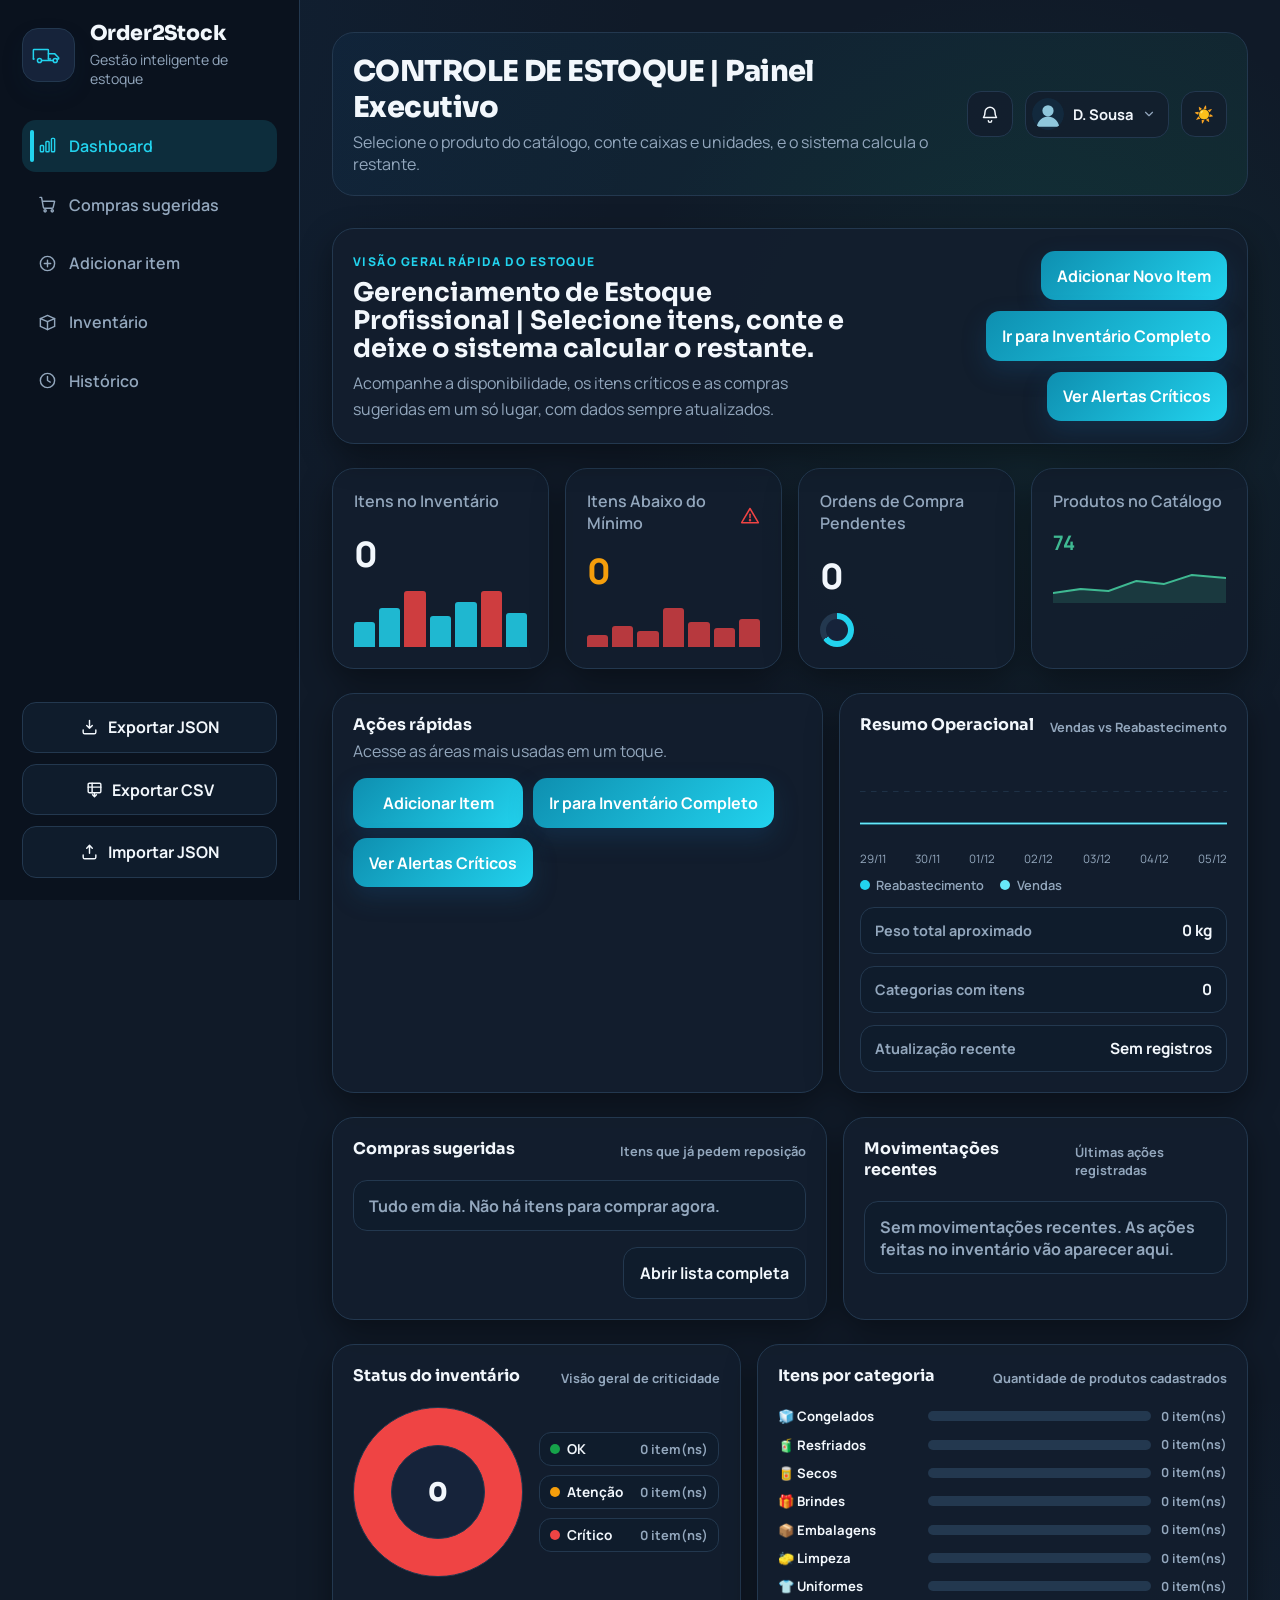
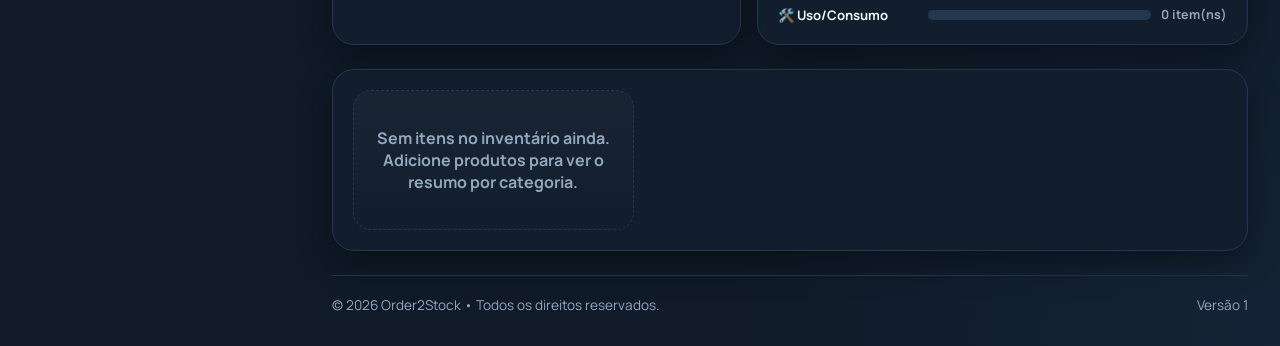
<file: index.html>
<!DOCTYPE html>
<html lang="pt-BR" data-theme="dark">
<head>
    <meta charset="UTF-8" />
    <meta name="viewport" content="width=device-width, initial-scale=1" />
    <title>Order2Stock | Gestão Inteligente de Estoque</title>
    <link rel="icon" type="image/svg+xml" href="assets/order2stock-truck-icon.svg" />
    <link rel="stylesheet" href="style.css?v=20260730" />
</head>
<body>
    <div id="toast" class="toast" aria-live="polite" aria-atomic="true"></div>

    <div class="app-layout">
        <aside class="sidebar" id="sidebar" aria-label="Menu lateral">
            <div class="sidebar-top">
                <button class="sidebar-close" id="btn-close-sidebar" type="button" aria-label="Fechar menu">✕</button>

                <div class="sidebar-brand">
                    <div class="brand-icon" aria-hidden="true">
                        <svg viewBox="0 0 48 32" fill="none" stroke="currentColor" stroke-width="2.2" stroke-linecap="round" stroke-linejoin="round">
                            <path d="M2 22V9a1 1 0 0 1 1-1h20a1 1 0 0 1 1 1v13" />
                            <path d="M24 14h9l6 6v2h-3" />
                            <path d="M2 22h1" />
                            <path d="M27 22h-3" />
                            <path d="M14 24h17" />
                            <circle cx="11" cy="24" r="3" />
                            <circle cx="34" cy="24" r="3" />
                        </svg>
                    </div>
                    <div>
                        <h2 class="brand-name">Order2Stock</h2>
                        <p>Gestão inteligente de estoque</p>
                    </div>
                </div>

                <nav class="sidebar-nav" aria-label="Navegação principal">
                    <button class="nav-item active" type="button" data-target="sec-dashboard">
                        <svg class="nav-icon" viewBox="0 0 24 24" fill="none" stroke="currentColor" stroke-width="1.8" stroke-linecap="round" stroke-linejoin="round" aria-hidden="true"><rect x="3" y="12" width="4" height="8" rx="1" /><rect x="10" y="7" width="4" height="13" rx="1" /><rect x="17" y="3" width="4" height="17" rx="1" /></svg>
                        <span>Dashboard</span>
                    </button>
                    <button class="nav-item" type="button" data-target="sec-compras">
                        <svg class="nav-icon" viewBox="0 0 24 24" fill="none" stroke="currentColor" stroke-width="1.8" stroke-linecap="round" stroke-linejoin="round" aria-hidden="true"><circle cx="9" cy="20" r="1.4" /><circle cx="18" cy="20" r="1.4" /><path d="M2.5 3h2l2.2 12.2a2 2 0 0 0 2 1.6h8.6a2 2 0 0 0 2-1.6L21 8H6" /></svg>
                        <span>Compras sugeridas</span>
                    </button>
                    <button class="nav-item" type="button" data-target="sec-cadastro">
                        <svg class="nav-icon" viewBox="0 0 24 24" fill="none" stroke="currentColor" stroke-width="1.8" stroke-linecap="round" stroke-linejoin="round" aria-hidden="true"><circle cx="12" cy="12" r="9" /><path d="M12 8v8M8 12h8" /></svg>
                        <span>Adicionar item</span>
                    </button>
                    <button class="nav-item" type="button" data-target="sec-estoque">
                        <svg class="nav-icon" viewBox="0 0 24 24" fill="none" stroke="currentColor" stroke-width="1.8" stroke-linecap="round" stroke-linejoin="round" aria-hidden="true"><path d="M3 7l9-4 9 4-9 4-9-4Z" /><path d="M3 7v10l9 4 9-4V7" /><path d="M12 11v10" /></svg>
                        <span>Inventário</span>
                    </button>
                    <button class="nav-item" type="button" data-target="sec-historico">
                        <svg class="nav-icon" viewBox="0 0 24 24" fill="none" stroke="currentColor" stroke-width="1.8" stroke-linecap="round" stroke-linejoin="round" aria-hidden="true"><circle cx="12" cy="12" r="9" /><path d="M12 7v5l3.5 2" /></svg>
                        <span>Histórico</span>
                    </button>
                </nav>
            </div>

            <div class="sidebar-footer">
                <button class="btn-export" id="btn-export" type="button">
                    <svg class="nav-icon" viewBox="0 0 24 24" fill="none" stroke="currentColor" stroke-width="1.8" stroke-linecap="round" stroke-linejoin="round" aria-hidden="true"><path d="M12 3v10m0 0 3.5-3.5M12 13 8.5 9.5" /><path d="M4 15v3a2 2 0 0 0 2 2h12a2 2 0 0 0 2-2v-3" /></svg>
                    <span>Exportar JSON</span>
                </button>
                <button class="btn-export" id="btn-export-csv" type="button">
                    <svg class="nav-icon" viewBox="0 0 24 24" fill="none" stroke="currentColor" stroke-width="1.8" stroke-linecap="round" stroke-linejoin="round" aria-hidden="true"><rect x="4" y="4" width="16" height="12" rx="1.5" /><path d="M4 9h16M9 4v12" /><path d="M12 16v5m0 0 2.5-2.5M12 21l-2.5-2.5" /></svg>
                    <span>Exportar CSV</span>
                </button>
                <button class="btn-import" id="btn-import" type="button">
                    <svg class="nav-icon" viewBox="0 0 24 24" fill="none" stroke="currentColor" stroke-width="1.8" stroke-linecap="round" stroke-linejoin="round" aria-hidden="true"><path d="M12 13V3m0 0L8.5 6.5M12 3l3.5 3.5" /><path d="M4 15v3a2 2 0 0 0 2 2h12a2 2 0 0 0 2-2v-3" /></svg>
                    <span>Importar JSON</span>
                </button>
                <input id="import-file" type="file" accept=".json,application/json" hidden />
            </div>
        </aside>

        <main class="main-content">
            <header class="top-header animate-on-load">
                <div>
                    <h1>CONTROLE DE ESTOQUE | Painel Executivo</h1>
                    <p>Selecione o produto do catálogo, conte caixas e unidades, e o sistema calcula o restante.</p>
                </div>

                <div class="header-actions">
                    <button class="icon-btn" id="btn-notifications" type="button" aria-label="Notificações">
                        <svg viewBox="0 0 24 24" fill="none" stroke="currentColor" stroke-width="1.8" stroke-linecap="round" stroke-linejoin="round" aria-hidden="true"><path d="M6 10a6 6 0 1 1 12 0c0 4 1.2 5.4 1.8 6.2H4.2C4.8 15.4 6 14 6 10Z" /><path d="M10 20a2 2 0 0 0 4 0" /></svg>
                        <span class="notification-dot" id="notification-dot" hidden></span>
                    </button>

                    <button class="user-profile" id="btn-user-profile" type="button">
                        <span class="user-avatar" aria-hidden="true">
                            <svg viewBox="0 0 40 40"><circle cx="20" cy="20" r="20" fill="#12293d" /><circle cx="20" cy="16" r="7" fill="#8fc7dc" /><path d="M6 36c1-8 8-13 14-13s13 5 14 13" fill="#8fc7dc" /></svg>
                        </span>
                        <span class="user-name">D. Sousa</span>
                        <svg class="user-chevron" viewBox="0 0 24 24" fill="none" stroke="currentColor" stroke-width="2" stroke-linecap="round" stroke-linejoin="round" aria-hidden="true"><path d="m6 9 6 6 6-6" /></svg>
                    </button>

                    <button class="hamburger" id="btn-open-sidebar" type="button" aria-label="Abrir menu">☰</button>
                    <button class="theme-toggle-btn" id="btn-theme-toggle" type="button" aria-label="Alternar tema">
                        <span class="icon" aria-hidden="true">🌙</span>
                    </button>
                </div>
            </header>

            <section id="sec-dashboard" class="app-section active animate-on-load" tabindex="-1">
                <div class="card dashboard-intro-card">
                    <div class="dashboard-intro-copy">
                        <span class="brand-kicker">VISÃO GERAL RÁPIDA DO ESTOQUE</span>
                        <h1>Gerenciamento de Estoque Profissional | Selecione itens, conte e deixe o sistema calcular o restante.</h1>
                        <p>
                            Acompanhe a disponibilidade, os itens críticos e as compras sugeridas em um só lugar, com dados sempre atualizados.
                        </p>
                    </div>

                    <div class="dashboard-intro-actions">
                        <button class="btn-primary" id="btn-intro-add" type="button">Adicionar Novo Item</button>
                        <button class="btn-primary" id="btn-intro-inventory" type="button">Ir para Inventário Completo</button>
                        <button class="btn-primary" id="btn-intro-purchases" type="button">Ver Alertas Críticos</button>
                    </div>
                </div>

                <div class="stats-grid">
                    <article class="stat-card kpi-card">
                        <span class="stat-label">Itens no Inventário</span>
                        <strong class="stat-value" id="stat-total">0</strong>
                        <div class="kpi-spark spark-bar" aria-hidden="true">
                            <span></span><span></span><span class="spark-alert"></span><span></span><span></span><span class="spark-alert"></span><span></span>
                        </div>
                    </article>

                    <article class="stat-card kpi-card">
                        <div class="kpi-card-head">
                            <span class="stat-label">Itens Abaixo do Mínimo</span>
                            <svg class="kpi-alert-icon" viewBox="0 0 24 24" fill="none" stroke="currentColor" stroke-width="1.8" stroke-linecap="round" stroke-linejoin="round" aria-hidden="true"><path d="M12 3 2 20h20L12 3Z" /><path d="M12 10v4" /><circle cx="12" cy="17" r="0.6" fill="currentColor" /></svg>
                        </div>
                        <strong class="stat-value text-alert" id="stat-baixo">0</strong>
                        <div class="kpi-spark spark-bar spark-danger" aria-hidden="true">
                            <span></span><span></span><span></span><span></span><span></span><span></span><span></span>
                        </div>
                    </article>

                    <article class="stat-card kpi-card">
                        <span class="stat-label">Ordens de Compra Pendentes</span>
                        <strong class="stat-value stat-buy" id="stat-compras">0</strong>
                        <div class="kpi-spark spark-donut" aria-hidden="true"></div>
                    </article>

                    <article class="stat-card kpi-card">
                        <span class="stat-label">Produtos no Catálogo</span>
                        <strong class="stat-value-time" id="stat-catalogo">0</strong>
                        <div class="kpi-spark spark-area" aria-hidden="true">
                            <svg viewBox="0 0 100 34" preserveAspectRatio="none"><path d="M0 24 L16 20 L32 22 L48 12 L64 15 L80 6 L100 9 L100 34 L0 34 Z" class="spark-area-fill" /><path d="M0 24 L16 20 L32 22 L48 12 L64 15 L80 6 L100 9" class="spark-area-line" /></svg>
                        </div>
                    </article>
                </div>

                <div class="ops-grid">
                    <article class="card quick-actions-card">
                        <h3>Ações rápidas</h3>
                        <p>Acesse as áreas mais usadas em um toque.</p>
                        <div class="quick-actions-buttons">
                            <button class="btn-primary" id="btn-quick-add" type="button">Adicionar Item</button>
                            <button class="btn-primary" id="btn-quick-inventory" type="button">Ir para Inventário Completo</button>
                            <button class="btn-primary" id="btn-quick-critical" type="button">Ver Alertas Críticos</button>
                        </div>
                    </article>

                    <article class="card operational-card" aria-live="polite">
                        <div class="chart-header">
                            <h3>Resumo Operacional</h3>
                            <span class="chart-subtitle">Vendas vs Reabastecimento</span>
                        </div>
                        <div class="operational-chart-wrap" id="operational-chart-wrap"></div>
                        <div class="operational-list">
                            <div class="operational-item">
                                <span>Peso total aproximado</span>
                                <strong id="stat-peso-total">0 kg</strong>
                            </div>
                            <div class="operational-item">
                                <span>Categorias com itens</span>
                                <strong id="stat-categorias-ativas">0</strong>
                            </div>
                            <div class="operational-item">
                                <span>Atualização recente</span>
                                <strong id="stat-ultima-atualizacao">Sem registros</strong>
                            </div>
                        </div>
                    </article>
                </div>

                    <div class="dashboard-highlights-grid">
                        <article class="card purchases-preview-card" aria-live="polite">
                            <div class="chart-header">
                                <h3>Compras sugeridas</h3>
                                <span class="chart-subtitle">Itens que já pedem reposição</span>
                            </div>
                            <div id="dashboard-purchases-preview" class="suggested-list compact-list"></div>
                            <div class="card-inline-actions">
                                <button class="btn-secondary" id="btn-open-purchases-section" type="button">Abrir lista completa</button>
                            </div>
                        </article>

                        <article class="card activity-card" aria-live="polite">
                            <div class="chart-header">
                                <h3>Movimentações recentes</h3>
                                <span class="chart-subtitle">Últimas ações registradas</span>
                            </div>
                            <div id="recent-activity" class="recent-activity-list"></div>
                        </article>
                    </div>

                <div class="dashboard-charts-grid">
                    <article class="card chart-card" aria-live="polite">
                        <div class="chart-header">
                            <h3>Status do inventário</h3>
                            <span class="chart-subtitle">Visão geral de criticidade</span>
                        </div>
                        <div class="status-chart-wrap">
                            <div class="status-donut" id="status-donut" role="img" aria-label="Distribuição de status do inventário"></div>
                            <div class="status-legend" id="status-legend"></div>
                        </div>
                    </article>

                    <article class="card chart-card" aria-live="polite">
                        <div class="chart-header">
                            <h3>Itens por categoria</h3>
                            <span class="chart-subtitle">Quantidade de produtos cadastrados</span>
                        </div>
                        <div class="category-bars" id="category-bars"></div>
                    </article>
                </div>

                <div class="card category-summary" id="category-summary" aria-label="Resumo por categoria"></div>
            </section>

                <section id="sec-compras" class="app-section card animate-on-load" tabindex="-1">
                    <div class="form-header">
                        <div>
                            <h2>Compras sugeridas</h2>
                            <p>Lista automática dos itens abaixo do mínimo com a quantidade necessária para repor.</p>
                        </div>

                        <div class="section-actions-inline">
                            <button class="btn-secondary btn-back-home" type="button" data-go-dashboard="true">Voltar ao dashboard</button>
                            <button class="btn-secondary" id="btn-ir-inventario" type="button">Ver inventário</button>
                            <button class="btn-primary" id="btn-exportar-csv-lista" type="button">Exportar CSV</button>
                        </div>
                    </div>

                    <div class="purchase-summary-grid">
                        <article class="stat-card purchase-summary-card">
                            <span class="stat-label">Produtos para repor</span>
                            <strong class="stat-value" id="stat-repor">0</strong>
                        </article>

                        <article class="stat-card purchase-summary-card">
                            <span class="stat-label">Quantidade total a comprar</span>
                            <strong class="stat-value stat-buy" id="stat-quantidade-repor">0</strong>
                        </article>

                        <article class="stat-card purchase-summary-card">
                            <span class="stat-label">Categorias afetadas</span>
                            <strong class="stat-value-time" id="stat-categorias-repor">0</strong>
                        </article>
                    </div>

                    <div class="table-container">
                        <table>
                            <thead>
                                <tr>
                                    <th scope="col">Produto</th>
                                    <th scope="col">Categoria</th>
                                    <th scope="col">Atual</th>
                                    <th scope="col">Mínimo</th>
                                    <th scope="col">Comprar</th>
                                    <th scope="col">Status</th>
                                    <th scope="col" class="text-right">Ações</th>
                                </tr>
                            </thead>
                            <tbody id="lista-compras"></tbody>
                        </table>
                    </div>
                </section>

            <section id="sec-cadastro" class="app-section card animate-on-load" tabindex="-1">
                <div class="form-header">
                    <div>
                        <h2>Adicionar produto ao inventário</h2>
                        <p>O produto vem do catálogo. A contagem é feita depois no botão de relógio.</p>
                    </div>

                    <div class="section-actions-inline">
                        <button class="btn-secondary btn-back-home" type="button" data-go-dashboard="true">Voltar ao dashboard</button>
                        <button id="btn-toggle-form" class="btn-secondary" type="button" aria-expanded="false" aria-controls="form-body">
                            <span class="form-toggle-icon" aria-hidden="true">▶</span>
                            <span class="form-toggle-label">Mostrar formulário</span>
                        </button>
                    </div>
                </div>

                <div id="form-body" class="form-body collapsed">
                    <form id="form-estoque">
                        <div class="form-grid form-grid-catalogo">
                            <div class="form-group">
                                <label for="produto-base">Produto do catálogo</label>
                                <select id="produto-base" required></select>
                            </div>

                            <div class="form-group">
                                <label for="min">Estoque mínimo</label>
                                <input id="min" name="min" type="number" min="0" step="0.01" required />
                            </div>
                        </div>

                        <div id="produto-preview" class="product-preview" aria-live="polite">
                            <strong>Catálogo base:</strong> selecione um produto para ver quantidade por caixa, unidade, total por caixa e peso.
                        </div>

                        <div class="form-actions">
                            <button class="btn-primary" type="submit">Adicionar ao inventário</button>
                        </div>
                    </form>
                </div>
            </section>

            <section id="sec-estoque" class="app-section animate-on-load" tabindex="-1">
                <div class="card search-filter-container">
                    <div class="section-actions-inline inventory-actions-inline">
                        <button class="btn-secondary btn-back-home" type="button" data-go-dashboard="true">Voltar ao dashboard</button>
                    </div>

                    <div class="search-box">
                        <label class="sr-only" for="input-busca">Buscar produto</label>
                        <input id="input-busca" type="search" placeholder="Buscar por nome..." />
                    </div>

                    <div class="filter-row">
                        <div class="status-filter">
                            <label for="filtro-status">Status</label>
                            <select id="filtro-status">
                                <option value="todos">Todos os status</option>
                                <option value="ok">Somente OK</option>
                                <option value="atencao">Somente Atenção</option>
                                <option value="critico">Somente Crítico</option>
                            </select>
                        </div>

                        <button class="btn-secondary" id="btn-limpar-filtros" type="button">Limpar filtros</button>
                    </div>

                    <div class="category-tabs" id="category-tabs" aria-label="Filtro por categoria">
                        <button class="tab-btn active" type="button" data-category="todos">Todos</button>
                        <button class="tab-btn" type="button" data-category="congelados">🧊 Congelados</button>
                        <button class="tab-btn" type="button" data-category="resfriados">🧃 Resfriados</button>
                        <button class="tab-btn" type="button" data-category="secos">🥫 Secos</button>
                        <button class="tab-btn" type="button" data-category="brindes">🎁 Brindes</button>
                        <button class="tab-btn" type="button" data-category="embalagens">📦 Embalagens</button>
                        <button class="tab-btn" type="button" data-category="limpeza">🧽 Limpeza</button>
                        <button class="tab-btn" type="button" data-category="uniformes">👕 Uniformes</button>
                        <button class="tab-btn" type="button" data-category="consumo">🛠️ Uso/Consumo</button>
                    </div>
                </div>

                <div class="card table-container">
                    <div class="table-controls">
                        <span class="table-count" id="table-count">Mostrando 0 produtos</span>
                    </div>

                    <table>
                        <thead>
                            <tr>
                                <th class="sortable" data-sort="nome" scope="col">Produto</th>
                                <th scope="col">Embalagem</th>
                                <th scope="col">Contagem</th>
                                <th class="sortable" data-sort="estoque" scope="col">Total calculado</th>
                                <th scope="col">Peso aprox.</th>
                                <th class="sortable" data-sort="status" scope="col">Status</th>
                                <th scope="col" class="text-right">Ações</th>
                            </tr>
                        </thead>
                        <tbody id="lista-estoque"></tbody>
                    </table>
                </div>
            </section>

            <section id="sec-historico" class="app-section card animate-on-load" tabindex="-1">
                <div class="form-header">
                    <div>
                        <h2>Histórico</h2>
                        <p>Rastreio das alterações realizadas.</p>
                    </div>

                    <div class="section-actions-inline">
                        <button class="btn-secondary btn-back-home" type="button" data-go-dashboard="true">Voltar ao dashboard</button>
                        <button class="btn-secondary" id="btn-limpar-historico" type="button">Limpar histórico</button>
                    </div>
                </div>

                <div class="table-container">
                    <table>
                        <thead>
                            <tr>
                                <th scope="col">Data</th>
                                <th scope="col">Descrição</th>
                            </tr>
                        </thead>
                        <tbody id="lista-historico"></tbody>
                    </table>
                </div>
            </section>

            <footer class="app-footer">
                <span>&copy; <span id="footer-ano">2026</span> Order2Stock &bull; Todos os direitos reservados.</span>
                <span class="app-footer-version">Versão 1</span>
            </footer>
        </main>
    </div>

    <div class="modal-overlay" id="modal-contagem" aria-hidden="true">
        <div class="card modal-content" role="dialog" aria-modal="true" aria-labelledby="modal-titulo">
            <div class="modal-header">
                <h2 id="modal-titulo">Contagem</h2>
                <button class="btn-close" type="button" id="btn-fechar-modal" aria-label="Fechar contagem">✕</button>
            </div>

            <div class="modal-body">
                <p id="modal-pacote-info" class="modal-info"></p>

                <div class="form-grid modal-grid">
                    <div class="form-group">
                        <label for="qtd-pacotes">Caixas fechadas</label>
                        <input id="qtd-pacotes" type="number" min="0" step="1" />
                    </div>

                    <div class="form-group">
                        <label for="qtd-soltas">Unidades avulsas</label>
                        <input id="qtd-soltas" type="number" min="0" step="1" />
                    </div>
                </div>

                <p id="modal-unidade-texto" class="modal-subinfo"></p>
                <p id="equivalencia-info" class="modal-subinfo"></p>
                <div id="modal-decomposicao" class="modal-subinfo"></div>

                <div class="modal-total-box">
                    <span>Total calculado</span>
                    <strong><span id="modal-total-calc">0</span> <span id="modal-un-final">UN</span></strong>
                </div>

                <div class="modal-actions">
                    <button class="btn-secondary" id="btn-cancelar-contagem" type="button">Cancelar</button>
                    <button class="btn-primary" id="btn-salvar-contagem" type="button">Salvar contagem</button>
                </div>
            </div>
        </div>
    </div>

    <div class="modal-overlay" id="modal-edicao" aria-hidden="true">
        <div class="card modal-content" role="dialog" aria-modal="true" aria-labelledby="modal-edicao-titulo">
            <div class="modal-header">
                <h2 id="modal-edicao-titulo">Editar item</h2>
                <button class="btn-close" type="button" id="btn-fechar-edicao" aria-label="Fechar edição">✕</button>
            </div>

            <form id="form-edicao" class="modal-body">
                <div class="form-grid modal-grid">
                    <div class="form-group">
                        <label for="edit-nome">Produto</label>
                        <input id="edit-nome" type="text" readonly />
                    </div>

                    <div class="form-group">
                        <label for="edit-embalagem">Embalagem</label>
                        <input id="edit-embalagem" type="text" readonly />
                    </div>

                    <div class="form-group">
                        <label for="edit-peso-caixa">Peso por caixa</label>
                        <input id="edit-peso-caixa" type="text" readonly />
                    </div>

                    <div class="form-group">
                        <label for="edit-min">Estoque mínimo</label>
                        <input id="edit-min" type="number" min="0" step="0.01" required />
                    </div>
                </div>

                <div class="modal-actions">
                    <button class="btn-secondary" type="button" id="btn-cancelar-edicao">Cancelar</button>
                    <button class="btn-primary" type="submit">Salvar alterações</button>
                </div>
            </form>
        </div>
    </div>

    <script src="script.js?v=20260730"></script>
</body>
</html>
</file>
<file: style.css>
@import url('https://fonts.googleapis.com/css2?family=Manrope:wght@500;600;700;800&family=Sora:wght@600;700;800&display=swap');

* {
    box-sizing: border-box;
    margin: 0;
    padding: 0;
}

:root {
    --bg: #f4f8fc;
    --sidebar-bg: var(--panel);
    --panel: rgba(255, 255, 255, 0.88);
    --panel-solid: #ffffff;
    --text: #1f2937;
    --text-title: #0b2a4a;
    --text-muted: #5b6b82;
    --border-color: #dbe4f0;
    --input-bg: #f6f9fc;
    --table-hover: #f2f7fc;
    --primary: #14528a;
    --primary-2: #2f8fd1;
    --primary-gradient: linear-gradient(135deg, #14528a, #2f8fd1);
    --brand-two: #2f8fd1;
    --accent: #1f9070;
    --accent-2: #5fd2ac;
    --accent-gradient: linear-gradient(135deg, #1f9070, #5fd2ac);
    --danger: #ef4444;
    --warning: #f59e0b;
    --success: #1f9070;
    --radius: 22px;
    --radius-sm: 14px;
    --card-shadow: 0 10px 30px rgba(11, 42, 74, 0.08);
    --card-shadow-hover: 0 14px 36px rgba(11, 42, 74, 0.13);
    --sidebar-width: 300px;
    --surface-accent: linear-gradient(120deg, rgba(20, 82, 138, 0.12), rgba(31, 144, 112, 0.12));
    --nav-active-bg: rgba(20, 82, 138, 0.08);
}

[data-theme="dark"] {
    --bg: #101a28;
    --sidebar-bg: #0a121e;
    --panel: rgba(19, 30, 46, 0.9);
    --panel-solid: #16233a;
    --text: #d7e2ee;
    --text-title: #f2f7fc;
    --text-muted: #93a7bd;
    --border-color: #23384f;
    --input-bg: #0f1c2c;
    --table-hover: #10233a;
    --primary: #22d3ee;
    --primary-2: #67e8f9;
    --primary-gradient: linear-gradient(135deg, #0e8fb0, #22d3ee);
    --brand-two: #67e8f9;
    --nav-active-bg: rgba(34, 211, 238, 0.14);
    --accent: #3fb992;
    --accent-2: #7fe0bc;
    --accent-gradient: linear-gradient(135deg, #1f9070, #3fb992);
    --success: #3fb992;
    --card-shadow: 0 12px 32px rgba(0, 0, 0, 0.4);
    --card-shadow-hover: 0 18px 40px rgba(0, 0, 0, 0.5);
}

html {
    scroll-behavior: smooth;
}

body {
    font-family: "Manrope", "Segoe UI", sans-serif;
    background:
        radial-gradient(circle at top left, rgba(20, 82, 138, 0.14), transparent 28%),
        radial-gradient(circle at 80% 20%, rgba(31, 144, 112, 0.1), transparent 22%),
        radial-gradient(circle at bottom right, rgba(63, 149, 214, 0.08), transparent 24%),
        var(--bg);
    color: var(--text);
    min-height: 100vh;
    overflow-x: hidden;
}

button,
input,
select {
    font: inherit;
}

button {
    border: none;
}

.app-layout {
    display: flex;
    min-height: 100vh;
}

/* SIDEBAR */
.sidebar {
    width: var(--sidebar-width);
    flex-shrink: 0;
    background: var(--sidebar-bg);
    backdrop-filter: blur(16px);
    border-right: 1px solid var(--border-color);
    padding: 1.4rem;
    display: flex;
    flex-direction: column;
    gap: 1.5rem;
    position: sticky;
    top: 0;
    height: 100vh;
}

.sidebar-top {
    display: flex;
    flex-direction: column;
    height: 100%;
}

.sidebar-close {
    display: none;
    align-self: flex-end;
    background: none;
    color: var(--text-muted);
    font-size: 1.3rem;
    padding: 0.3rem;
    cursor: pointer;
}

.sidebar-brand {
    display: flex;
    align-items: center;
    gap: 0.9rem;
    margin-bottom: 2rem;
}

.brand-icon {
    width: 54px;
    height: 54px;
    border-radius: 16px;
    display: grid;
    place-items: center;
    background: var(--panel-solid);
    border: 1px solid var(--border-color);
    box-shadow: 0 10px 22px rgba(11, 42, 74, 0.14);
    padding: 9px;
    color: var(--primary);
}

.brand-icon svg,
.brand-icon img {
    width: 100%;
    height: 100%;
    object-fit: contain;
}

.sidebar-brand h2.brand-name {
    color: var(--text-title);
    font-family: "Sora", "Manrope", sans-serif;
    font-size: 1.28rem;
    font-weight: 800;
    line-height: 1.1;
    letter-spacing: -0.01em;
}

.brand-name .brand-2 {
    color: var(--brand-two);
}

.sidebar-brand p {
    color: var(--text-muted);
    font-size: 0.88rem;
    margin-top: 0.3rem;
}

.sidebar-nav {
    display: flex;
    flex-direction: column;
    gap: 0.4rem;
    flex: 1;
}

.nav-item {
    position: relative;
    width: 100%;
    display: flex;
    align-items: center;
    gap: 0.75rem;
    text-align: left;
    background: transparent;
    color: var(--text-muted);
    border-radius: 14px;
    padding: 0.95rem 1rem;
    cursor: pointer;
    transition: 0.22s ease;
    font-weight: 600;
}

.nav-icon {
    width: 19px;
    height: 19px;
    flex-shrink: 0;
}

.nav-item:hover,
.nav-item.active {
    color: var(--text-title);
    background: var(--input-bg);
}

.nav-item.active {
    color: var(--primary);
    background: var(--nav-active-bg);
}

.nav-item.active::before {
    content: "";
    position: absolute;
    left: 0.45rem;
    top: 20%;
    width: 4px;
    height: 60%;
    border-radius: 999px;
    background: var(--primary);
}

.sidebar-footer {
    display: flex;
    flex-direction: column;
    gap: 0.7rem;
}

.btn-export,
.btn-import,
.btn-primary,
.btn-secondary {
    min-height: 46px;
    border-radius: 14px;
    padding: 0.85rem 1rem;
    cursor: pointer;
    transition: 0.2s ease;
    font-weight: 700;
    display: inline-flex;
    align-items: center;
    justify-content: center;
    gap: 0.55rem;
}

.btn-export,
.btn-import,
.btn-secondary {
    color: var(--text-title);
    background: var(--input-bg);
    border: 1px solid var(--border-color);
}

.btn-export:hover,
.btn-import:hover,
.btn-secondary:hover {
    transform: translateY(-1px);
    background: var(--panel-solid);
}

.btn-primary {
    color: #fff;
    background: var(--primary-gradient);
    box-shadow: 0 10px 24px rgba(20, 82, 138, 0.28);
}

.btn-primary:hover {
    transform: translateY(-2px);
    box-shadow: 0 14px 28px rgba(20, 82, 138, 0.35);
}

/* MAIN */
.main-content {
    flex: 1;
    padding: 2rem;
}

.top-header {
    display: flex;
    align-items: center;
    justify-content: space-between;
    gap: 1rem;
    margin-bottom: 2rem;
    background: var(--surface-accent);
    border: 1px solid var(--border-color);
    border-radius: var(--radius);
    padding: 1.25rem;
}

.app-section {
    display: none;
}

.app-section.active {
    display: block;
}

.top-header h1 {
    font-family: "Sora", "Manrope", sans-serif;
    color: var(--text-title);
    font-size: clamp(1.8rem, 2vw, 2.3rem);
    font-weight: 800;
    letter-spacing: -0.02em;
}

.brand-kicker {
    display: inline-block;
    font-size: 0.75rem;
    font-weight: 800;
    letter-spacing: 0.12em;
    color: var(--primary);
    margin-bottom: 0.45rem;
}

.top-header p {
    color: var(--text-muted);
    margin-top: 0.4rem;
}

.header-actions {
    display: flex;
    gap: 0.75rem;
    align-items: center;
}

.hamburger,
.theme-toggle-btn,
.btn-close {
    width: 46px;
    height: 46px;
    border-radius: 14px;
    background: var(--panel);
    border: 1px solid var(--border-color);
    color: var(--text-title);
    cursor: pointer;
    transition: 0.2s ease;
}

.hamburger {
    display: none;
}

.hamburger:hover,
.theme-toggle-btn:hover,
.btn-close:hover {
    background: var(--input-bg);
    transform: translateY(-1px);
}

.icon-btn {
    position: relative;
    width: 46px;
    height: 46px;
    border-radius: 14px;
    background: var(--panel);
    border: 1px solid var(--border-color);
    color: var(--text-title);
    cursor: pointer;
    transition: 0.2s ease;
    display: grid;
    place-items: center;
}

.icon-btn svg {
    width: 20px;
    height: 20px;
}

.icon-btn:hover {
    background: var(--input-bg);
    transform: translateY(-1px);
}

.notification-dot {
    position: absolute;
    top: 8px;
    right: 8px;
    width: 8px;
    height: 8px;
    border-radius: 50%;
    background: var(--danger);
    border: 2px solid var(--panel-solid);
}

.user-profile {
    display: flex;
    align-items: center;
    gap: 0.55rem;
    background: var(--panel);
    border: 1px solid var(--border-color);
    border-radius: 14px;
    padding: 0.4rem 0.75rem 0.4rem 0.4rem;
    cursor: pointer;
    transition: 0.2s ease;
    color: var(--text-title);
}

.user-profile:hover {
    background: var(--input-bg);
    transform: translateY(-1px);
}

.user-avatar {
    width: 32px;
    height: 32px;
    border-radius: 50%;
    overflow: hidden;
    display: block;
    flex-shrink: 0;
}

.user-avatar svg {
    width: 100%;
    height: 100%;
    display: block;
}

.user-name {
    font-weight: 700;
    font-size: 0.92rem;
    white-space: nowrap;
}

.user-chevron {
    width: 14px;
    height: 14px;
    color: var(--text-muted);
}

/* CARDS */
.card {
    background: var(--panel);
    backdrop-filter: blur(16px);
    border: 1px solid var(--border-color);
    border-radius: var(--radius);
    box-shadow: var(--card-shadow);
    padding: 1.25rem;
    margin-bottom: 1.5rem;
    transition: 0.24s ease;
}

.card h3 {
    font-family: "Sora", "Manrope", sans-serif;
    color: var(--text-title);
    font-size: 1rem;
    margin-bottom: 0.35rem;
}

.card p {
    color: var(--text-muted);
}

.card:hover {
    box-shadow: var(--card-shadow-hover);
}

.dashboard-intro-card {
    display: flex;
    align-items: center;
    justify-content: space-between;
    gap: 1rem;
    margin-bottom: 1.5rem;
}

.dashboard-intro-copy h1 {
    font-family: "Sora", "Manrope", sans-serif;
    color: var(--text-title);
    font-size: clamp(1.45rem, 2vw, 2rem);
    line-height: 1.1;
    margin-bottom: 0.5rem;
}

.dashboard-intro-copy p {
    color: var(--text-muted);
    line-height: 1.65;
}

.dashboard-intro-actions {
    display: flex;
    flex-wrap: wrap;
    gap: 0.7rem;
    justify-content: flex-end;
    min-width: min(360px, 100%);
}

.stats-grid {
    display: grid;
    grid-template-columns: repeat(4, minmax(0, 1fr));
    gap: 1rem;
    margin-bottom: 1.5rem;
}

.ops-grid {
    display: grid;
    grid-template-columns: 1.2fr 1fr;
    gap: 1rem;
    margin-bottom: 1.5rem;
}

.quick-actions-card,
.operational-card {
    margin-bottom: 0;
}

.quick-actions-buttons {
    margin-top: 1rem;
    display: flex;
    flex-wrap: wrap;
    gap: 0.65rem;
}

.quick-actions-buttons .btn-primary,
.quick-actions-buttons .btn-secondary {
    min-width: 170px;
}

.dashboard-highlights-grid {
    display: grid;
    grid-template-columns: 1.1fr 0.9fr;
    gap: 1rem;
    margin-bottom: 1.5rem;
}

.purchases-preview-card,
.activity-card {
    margin-bottom: 0;
}

.card-inline-actions,
.section-actions-inline {
    display: flex;
    flex-wrap: wrap;
    gap: 0.7rem;
    margin-top: 1rem;
}

.inventory-actions-inline {
    justify-content: flex-end;
    margin-top: 0;
    margin-bottom: 1rem;
}

.card-inline-actions {
    justify-content: flex-end;
}

.stat-buy {
    color: var(--success);
}

.suggested-list,
.recent-activity-list {
    display: grid;
    gap: 0.7rem;
    margin-top: 0.4rem;
}

.compact-list .suggested-item {
    padding: 0.8rem 0.85rem;
}

.suggested-item,
.recent-activity-item,
.suggested-empty,
.recent-activity-empty {
    background: var(--input-bg);
    border: 1px solid var(--border-color);
    border-radius: 14px;
    padding: 0.85rem 0.95rem;
}

.suggested-item {
    display: flex;
    justify-content: space-between;
    gap: 0.75rem;
    align-items: center;
}

.suggested-item-meta strong,
.recent-activity-item strong {
    display: block;
    color: var(--text-title);
    margin-bottom: 0.25rem;
}

.suggested-item-meta span,
.recent-activity-item p {
    color: var(--text-muted);
    font-size: 0.88rem;
    line-height: 1.45;
}

.suggested-item-buy {
    color: var(--accent);
    font-weight: 800;
    white-space: nowrap;
}

.purchase-summary-grid {
    display: grid;
    grid-template-columns: repeat(3, minmax(0, 1fr));
    gap: 1rem;
    margin-bottom: 1rem;
}

.purchase-summary-card {
    margin-bottom: 0;
}

.range-filter-group {
    display: flex;
    flex-direction: column;
    gap: 0.35rem;
    min-width: 280px;
}

.range-filter-group > label {
    color: var(--text-title);
    font-size: 0.88rem;
    font-weight: 700;
}

.range-filter-row {
    display: grid;
    grid-template-columns: repeat(2, minmax(0, 1fr));
    gap: 0.6rem;
}

.suggested-empty,
.recent-activity-empty {
    color: var(--text-muted);
    font-weight: 700;
}

.empty-state-panel {
    min-height: 140px;
    display: grid;
    place-items: center;
    text-align: center;
    color: var(--text-muted);
    font-weight: 700;
    padding: 1.25rem;
    border: 1px dashed var(--border-color);
    border-radius: 18px;
    background: linear-gradient(180deg, rgba(148, 163, 184, 0.06), transparent);
}

.recent-activity-item p {
    margin: 0;
}

.operational-list {
    margin-top: 0.8rem;
    display: grid;
    gap: 0.75rem;
}

.operational-item {
    display: flex;
    justify-content: space-between;
    align-items: center;
    gap: 0.8rem;
    background: var(--input-bg);
    border: 1px solid var(--border-color);
    border-radius: 14px;
    padding: 0.75rem 0.85rem;
}

.operational-item span {
    color: var(--text-muted);
    font-size: 0.9rem;
    font-weight: 700;
}

.operational-chart-wrap {
    margin-top: 0.6rem;
}

.operational-chart-svg {
    width: 100%;
    height: 90px;
    display: block;
}

.chart-axis {
    stroke: var(--border-color);
    stroke-width: 0.4;
}

.chart-axis-mid {
    stroke-dasharray: 1.5 1.5;
}

.chart-line {
    fill: none;
    stroke-width: 1.6;
    stroke-linecap: round;
    stroke-linejoin: round;
    vector-effect: non-scaling-stroke;
}

.chart-line-primary {
    stroke: var(--primary);
}

.chart-line-secondary {
    stroke: var(--primary-2);
}

.operational-chart-labels {
    display: flex;
    justify-content: space-between;
    margin-top: 0.3rem;
    color: var(--text-muted);
    font-size: 0.72rem;
}

.operational-chart-legend {
    display: flex;
    align-items: center;
    gap: 0.4rem;
    margin-top: 0.6rem;
    color: var(--text-muted);
    font-size: 0.8rem;
    font-weight: 600;
}

.legend-dot {
    width: 9px;
    height: 9px;
    border-radius: 50%;
    display: inline-block;
    margin-left: 0.6rem;
}

.legend-dot:first-child {
    margin-left: 0;
}

.legend-primary {
    background: var(--primary);
}

.legend-secondary {
    background: var(--primary-2);
}

.app-footer {
    display: flex;
    align-items: center;
    justify-content: space-between;
    flex-wrap: wrap;
    gap: 0.5rem;
    margin-top: 1.5rem;
    padding-top: 1.25rem;
    border-top: 1px solid var(--border-color);
    color: var(--text-muted);
    font-size: 0.85rem;
}

.operational-item strong {
    color: var(--text-title);
    font-size: 0.96rem;
}

.stat-card {
    background: var(--panel);
    border: 1px solid var(--border-color);
    border-radius: var(--radius);
    padding: 1.3rem;
    box-shadow: var(--card-shadow);
    transition: 0.22s ease;
}

.stat-card:hover {
    transform: translateY(-3px);
    box-shadow: var(--card-shadow-hover);
}

.stat-label {
    display: block;
    color: var(--text-muted);
    font-weight: 600;
    margin-bottom: 0.6rem;
}

.stat-value {
    color: var(--text-title);
    font-size: 2.2rem;
    font-weight: 800;
}

.stat-value.text-alert {
    color: var(--warning);
}

.stat-value-time {
    color: var(--accent);
    font-size: 1.25rem;
    font-weight: 700;
}

.kpi-card {
    display: flex;
    flex-direction: column;
    gap: 0.5rem;
}

.kpi-card-head {
    display: flex;
    align-items: center;
    justify-content: space-between;
    gap: 0.5rem;
    margin-bottom: -0.3rem;
}

.kpi-alert-icon {
    width: 20px;
    height: 20px;
    color: var(--danger);
    flex-shrink: 0;
}

.kpi-spark {
    margin-top: 0.3rem;
    height: 34px;
}

.spark-bar {
    display: flex;
    align-items: flex-end;
    gap: 4px;
    height: 100%;
}

.spark-bar span {
    flex: 1;
    display: block;
    border-radius: 3px 3px 0 0;
    background: var(--primary);
    opacity: 0.85;
}

.spark-bar span:nth-child(1) { height: 45%; }
.spark-bar span:nth-child(2) { height: 70%; }
.spark-bar span:nth-child(3) { height: 100%; }
.spark-bar span:nth-child(4) { height: 55%; }
.spark-bar span:nth-child(5) { height: 80%; }
.spark-bar span:nth-child(6) { height: 100%; }
.spark-bar span:nth-child(7) { height: 60%; }

.spark-bar span.spark-alert {
    background: var(--danger);
}

.spark-bar.spark-danger span {
    background: var(--danger);
    opacity: 0.75;
}

.spark-bar.spark-danger span:nth-child(1) { height: 30%; }
.spark-bar.spark-danger span:nth-child(2) { height: 55%; }
.spark-bar.spark-danger span:nth-child(3) { height: 40%; }
.spark-bar.spark-danger span:nth-child(4) { height: 100%; }
.spark-bar.spark-danger span:nth-child(5) { height: 65%; }
.spark-bar.spark-danger span:nth-child(6) { height: 48%; }
.spark-bar.spark-danger span:nth-child(7) { height: 72%; }

.spark-donut {
    width: 34px;
    height: 34px;
    border-radius: 50%;
    background: conic-gradient(var(--primary) 0 65%, var(--border-color) 65% 100%);
    position: relative;
}

.spark-donut::after {
    content: "";
    position: absolute;
    inset: 6px;
    border-radius: 50%;
    background: var(--panel-solid);
}

.spark-area svg {
    width: 100%;
    height: 34px;
    display: block;
}

.spark-area-fill {
    fill: var(--accent);
    opacity: 0.18;
    stroke: none;
}

.spark-area-line {
    fill: none;
    stroke: var(--accent);
    stroke-width: 2;
    stroke-linecap: round;
    stroke-linejoin: round;
}

.dashboard-charts-grid {
    display: grid;
    grid-template-columns: 1fr 1.2fr;
    gap: 1rem;
    margin-bottom: 1.5rem;
}

.chart-card {
    margin-bottom: 0;
}

.chart-header {
    display: flex;
    justify-content: space-between;
    align-items: center;
    gap: 1rem;
    margin-bottom: 1rem;
}

.chart-subtitle {
    color: var(--text-muted);
    font-size: 0.8rem;
    font-weight: 700;
}

.status-chart-wrap {
    display: flex;
    gap: 1rem;
    align-items: center;
    flex-wrap: wrap;
}

.status-donut {
    --ok: 33;
    --atencao: 33;
    --critico: 34;
    width: 170px;
    aspect-ratio: 1;
    border-radius: 50%;
    background: conic-gradient(
        #16a34a 0 calc(var(--ok) * 1%),
        #f59e0b calc(var(--ok) * 1%) calc((var(--ok) + var(--atencao)) * 1%),
        #ef4444 calc((var(--ok) + var(--atencao)) * 1%) 100%
    );
    position: relative;
    border: 1px solid var(--border-color);
}

.status-donut::after {
    content: "";
    position: absolute;
    inset: 22%;
    border-radius: 50%;
    background: var(--panel-solid);
    border: 1px solid var(--border-color);
}

.status-donut::before {
    content: attr(data-total);
    position: absolute;
    inset: 0;
    display: grid;
    place-items: center;
    z-index: 1;
    color: var(--text-title);
    font-family: "Sora", "Manrope", sans-serif;
    font-size: 1.6rem;
    font-weight: 800;
}

.status-legend {
    display: grid;
    gap: 0.55rem;
    min-width: 180px;
}

.legend-item {
    display: flex;
    align-items: center;
    justify-content: space-between;
    gap: 0.8rem;
    background: var(--input-bg);
    border: 1px solid var(--border-color);
    border-radius: 12px;
    padding: 0.45rem 0.6rem;
}

.legend-left {
    display: inline-flex;
    align-items: center;
    gap: 0.45rem;
    color: var(--text-title);
    font-size: 0.85rem;
    font-weight: 700;
}

.legend-dot {
    width: 10px;
    height: 10px;
    border-radius: 50%;
}

.legend-dot.ok {
    background: #16a34a;
}

.legend-dot.atencao {
    background: #f59e0b;
}

.legend-dot.critico {
    background: #ef4444;
}

.legend-value {
    color: var(--text-muted);
    font-size: 0.8rem;
    font-weight: 700;
}

.category-bars {
    display: grid;
    gap: 0.65rem;
}

.category-bar-row {
    display: grid;
    grid-template-columns: minmax(140px, 1.4fr) 3fr auto;
    align-items: center;
    gap: 0.6rem;
}

.category-bar-label {
    color: var(--text-title);
    font-size: 0.82rem;
    font-weight: 700;
    white-space: nowrap;
    overflow: hidden;
    text-overflow: ellipsis;
}

.category-bar-track {
    height: 10px;
    border-radius: 999px;
    background: var(--border-color);
    overflow: hidden;
}

.category-bar-fill {
    height: 100%;
    border-radius: 999px;
    background: linear-gradient(90deg, var(--primary), var(--accent));
}

.category-bar-value {
    color: var(--text-muted);
    font-size: 0.78rem;
    font-weight: 700;
}

.category-summary {
    display: grid;
    grid-template-columns: repeat(3, minmax(0, 1fr));
    gap: 1rem;
}

.cat-card {
    background: var(--input-bg);
    border: 1px solid var(--border-color);
    border-radius: 18px;
    padding: 1rem;
    transition: 0.22s ease;
}

.cat-card:hover {
    transform: translateY(-2px);
    box-shadow: var(--card-shadow-hover);
}

.cat-name {
    color: var(--text-title);
    font-size: 0.95rem;
    font-weight: 700;
}

.cat-total {
    color: var(--primary);
    font-size: 1.8rem;
    font-weight: 800;
    margin: 0.4rem 0;
}

.cat-status {
    color: var(--text-muted);
    font-size: 0.85rem;
}

/* FORM */
.form-header {
    display: flex;
    align-items: center;
    justify-content: space-between;
    gap: 1rem;
    margin-bottom: 1rem;
}

.form-header h2 {
    color: var(--text-title);
    font-size: 1.2rem;
    margin-bottom: 0.2rem;
}

.form-header p {
    color: var(--text-muted);
}

.form-toggle-icon {
    display: inline-block;
    transition: 0.25s ease;
}

.form-body.collapsed {
    display: none;
}

.form-grid {
    display: grid;
    grid-template-columns: 2fr repeat(5, minmax(120px, 1fr));
    gap: 1rem;
}

.modal-form-grid {
    grid-template-columns: 1.5fr repeat(5, minmax(110px, 1fr));
}

.modal-grid {
    grid-template-columns: repeat(2, minmax(0, 1fr));
}

.form-group {
    display: flex;
    flex-direction: column;
    gap: 0.4rem;
}

.form-group label {
    color: var(--text-title);
    font-weight: 600;
}

input,
select {
    min-height: 46px;
    border-radius: 14px;
    border: 1px solid var(--border-color);
    background: var(--input-bg);
    color: var(--text-title);
    padding: 0 0.9rem;
}

input::placeholder {
    color: var(--text-muted);
}

input:focus,
select:focus {
    border-color: var(--primary);
    box-shadow: 0 0 0 4px rgba(47, 143, 209, 0.16);
    outline: none;
}

.form-actions {
    margin-top: 1rem;
    display: flex;
    justify-content: flex-end;
}

/* FILTROS */
.search-filter-container {
    margin-bottom: 1rem;
}

.search-box {
    margin-bottom: 1rem;
}

.filter-row {
    display: flex;
    align-items: end;
    justify-content: space-between;
    gap: 0.8rem;
    margin-bottom: 1rem;
    flex-wrap: wrap;
}

.status-filter {
    display: flex;
    flex-direction: column;
    gap: 0.35rem;
    min-width: 220px;
}

.status-filter label {
    color: var(--text-title);
    font-size: 0.88rem;
    font-weight: 700;
}

.search-box input {
    width: 100%;
}

.category-tabs {
    display: flex;
    gap: 0.6rem;
    flex-wrap: wrap;
}

.tab-btn {
    background: var(--panel-solid);
    border: 1px solid var(--border-color);
    color: var(--text-muted);
    border-radius: 999px;
    padding: 0.7rem 1rem;
    cursor: pointer;
    transition: 0.2s ease;
    font-weight: 700;
}

.tab-btn:hover,
.tab-btn.active {
    color: var(--primary);
    border-color: var(--primary);
    transform: translateY(-1px);
}

/* TABELA */
.table-container {
    padding: 0;
    overflow-x: auto;
}

.table-controls {
    display: flex;
    justify-content: flex-end;
    padding: 0.9rem 1.1rem;
    border-bottom: 1px solid var(--border-color);
}

.table-count {
    color: var(--text-muted);
    font-weight: 600;
}

table {
    width: 100%;
    border-collapse: collapse;
}

th,
td {
    padding: 1rem 1.1rem;
    border-bottom: 1px solid var(--border-color);
    vertical-align: middle;
}

th {
    text-align: left;
    color: var(--text-muted);
    font-size: 0.92rem;
    font-weight: 800;
    background: rgba(148, 163, 184, 0.06);
}

th.sortable {
    cursor: pointer;
    user-select: none;
}

th.sortable:hover {
    color: var(--text-title);
}

td {
    color: var(--text);
}

.table-meta {
    margin-top: 0.25rem;
    color: var(--text-muted);
    font-size: 0.83rem;
    font-weight: 600;
}

tbody tr {
    transition: 0.2s ease;
}

tbody tr:hover {
    background: var(--table-hover);
}

.text-right {
    text-align: right;
}

.estoque-progress {
    display: flex;
    align-items: center;
    gap: 0.65rem;
    flex-wrap: wrap;
}

.progress-bar {
    width: 90px;
    height: 6px;
    border-radius: 999px;
    overflow: hidden;
    background: var(--border-color);
}

.progress-fill {
    height: 100%;
    border-radius: 999px;
    transition: width 0.4s ease;
}

.progress-fill.good {
    background: #22c55e;
}

.progress-fill.warning {
    background: #f59e0b;
}

.progress-fill.critical {
    background: #ef4444;
}

.status-badge,
.sugestao-compra {
    display: inline-flex;
    align-items: center;
    gap: 0.4rem;
    border-radius: 999px;
    padding: 0.42rem 0.75rem;
    font-size: 0.85rem;
    font-weight: 800;
}

.status-badge::before {
    content: "";
    width: 7px;
    height: 7px;
    border-radius: 50%;
}

.status-ok {
    color: #16a34a;
    background: rgba(22, 163, 74, 0.12);
}

.status-ok::before {
    background: #16a34a;
}

.status-atencao {
    color: #b45309;
    background: rgba(245, 158, 11, 0.14);
}

.status-atencao::before {
    background: #f59e0b;
}

.status-critico {
    color: #dc2626;
    background: rgba(239, 68, 68, 0.14);
}

.status-critico::before {
    background: #ef4444;
}

.sugestao-compra.necessario {
    background: #fef3c7;
    color: #92400e;
}

.sugestao-compra.ok {
    background: #dcfce7;
    color: #166534;
}

.btn-acao {
    background: none;
    color: var(--text-muted);
    cursor: pointer;
    border-radius: 12px;
    padding: 0.45rem 0.55rem;
    transition: 0.2s ease;
}

td.text-right {
    white-space: nowrap;
}

.btn-acao:hover {
    background: var(--input-bg);
    color: var(--text-title);
}

.btn-contar:hover {
    background: rgba(16, 185, 129, 0.16);
}

.btn-remover {
    color: var(--danger);
}

.btn-remover:hover {
    background: rgba(239, 68, 68, 0.1);
}

/* MODAL */
.modal-overlay {
    position: fixed;
    inset: 0;
    background: rgba(2, 6, 23, 0.58);
    display: none;
    align-items: center;
    justify-content: center;
    padding: 1rem;
    z-index: 1000;
}

.modal-content {
    width: min(100%, 860px);
    max-height: 90vh;
    overflow-y: auto;
    margin: 0;
}

.modal-header {
    display: flex;
    justify-content: space-between;
    align-items: center;
    gap: 1rem;
    margin-bottom: 1rem;
}

.modal-header h2 {
    color: var(--text-title);
}

.modal-body {
    display: flex;
    flex-direction: column;
    gap: 1rem;
}

.modal-info,
.modal-subinfo {
    color: var(--text-muted);
}

.modal-total-box {
    background: var(--input-bg);
    border: 1px solid var(--border-color);
    border-radius: 18px;
    padding: 1rem;
    display: flex;
    justify-content: space-between;
    gap: 1rem;
    color: var(--text-title);
    font-weight: 700;
}

.modal-total-box strong {
    font-size: 1.3rem;
}

.modal-actions {
    display: flex;
    justify-content: flex-end;
    gap: 0.75rem;
}

/* TOAST */
.toast {
    position: fixed;
    top: 1rem;
    right: 1rem;
    z-index: 1200;
    min-width: 260px;
    max-width: 420px;
    padding: 1rem 1.1rem;
    border-radius: 16px;
    color: #fff;
    background: var(--primary);
    box-shadow: 0 18px 40px rgba(0, 0, 0, 0.24);
    opacity: 0;
    pointer-events: none;
    transform: translateY(-10px) scale(0.98);
    transition: 0.25s ease;
    font-weight: 700;
}

.toast.show {
    opacity: 1;
    pointer-events: auto;
    transform: translateY(0) scale(1);
}

.toast.success {
    background: var(--success);
}

.toast.error {
    background: #dc2626;
}

.toast.warning {
    background: #f59e0b;
    color: #111827;
}

.toast.info {
    background: var(--primary);
}

.sr-only {
    position: absolute;
    width: 1px;
    height: 1px;
    padding: 0;
    margin: -1px;
    overflow: hidden;
    clip-path: inset(50%);
    border: 0;
}

/* A11Y */
button:focus-visible,
input:focus-visible,
select:focus-visible,
.nav-item:focus-visible,
.tab-btn:focus-visible {
    outline: 3px solid rgba(47, 143, 209, 0.4);
    outline-offset: 3px;
}

button:disabled,
input:disabled,
select:disabled {
    opacity: 0.6;
    cursor: not-allowed;
}

.animate-on-load {
    animation: fadeUp 0.5s cubic-bezier(0.16, 1, 0.3, 1) both;
}

.animate-on-load:nth-child(1) { animation-delay: 0.05s; }
.animate-on-load:nth-child(2) { animation-delay: 0.10s; }
.animate-on-load:nth-child(3) { animation-delay: 0.15s; }
.animate-on-load:nth-child(4) { animation-delay: 0.20s; }

@keyframes fadeUp {
    from {
        opacity: 0;
        transform: translateY(14px);
    }
    to {
        opacity: 1;
        transform: translateY(0);
    }
}

/* RESPONSIVO */
@media (max-width: 1100px) {
    .form-grid,
    .modal-form-grid {
        grid-template-columns: repeat(2, minmax(0, 1fr));
    }

    .stats-grid {
        grid-template-columns: repeat(2, minmax(0, 1fr));
    }

    .category-summary {
        grid-template-columns: repeat(2, minmax(0, 1fr));
    }

    .ops-grid {
        grid-template-columns: 1fr;
    }

    .dashboard-charts-grid {
        grid-template-columns: 1fr;
    }

    .dashboard-highlights-grid,
    .purchase-summary-grid {
        grid-template-columns: 1fr;
    }

    .dashboard-intro-card {
        flex-direction: column;
        align-items: flex-start;
    }

    .dashboard-intro-actions {
        min-width: 0;
        justify-content: flex-start;
    }
}

@media (max-width: 860px) {
    .app-layout {
        overflow-x: clip;
    }

    .sidebar {
        position: fixed;
        inset: 0 auto 0 0;
        transform: translateX(-100%);
        width: min(88vw, 320px);
        z-index: 1100;
        transition: transform 0.25s ease;
        visibility: hidden;
        pointer-events: none;
    }

    .sidebar.open {
        transform: translateX(0);
        visibility: visible;
        pointer-events: auto;
    }

    .sidebar-close,
    .hamburger {
        display: inline-grid;
        place-items: center;
    }

    .main-content {
        padding: 1rem;
    }

    .top-header {
        flex-direction: column;
        align-items: flex-start;
        padding: 1rem;
        gap: 0.85rem;
    }

    .top-header h1 {
        font-size: clamp(1.55rem, 7vw, 2rem);
        line-height: 1.08;
    }

    .header-actions {
        width: 100%;
        justify-content: space-between;
        flex-wrap: wrap;
        gap: 0.55rem;
    }

    .icon-btn,
    .theme-toggle-btn,
    .hamburger {
        width: 42px;
        height: 42px;
    }

    .user-profile {
        min-width: 0;
        margin-left: auto;
    }

    .user-name {
        font-size: 0.88rem;
    }

    .chart-header {
        flex-direction: column;
        align-items: flex-start;
        gap: 0.35rem;
    }

    .status-chart-wrap {
        align-items: flex-start;
    }

    .quick-actions-buttons .btn-primary,
    .quick-actions-buttons .btn-secondary {
        width: 100%;
        min-width: 0;
    }

    .dashboard-intro-actions,
    .section-actions-inline,
    .card-inline-actions {
        width: 100%;
    }

    .dashboard-intro-actions .btn-primary,
    .dashboard-intro-actions .btn-secondary,
    .section-actions-inline .btn-primary,
    .section-actions-inline .btn-secondary,
    .card-inline-actions .btn-primary,
    .card-inline-actions .btn-secondary {
        width: 100%;
    }

    .stats-grid,
    .category-summary {
        grid-template-columns: 1fr;
    }

    .range-filter-group {
        min-width: 0;
        width: 100%;
    }

    .form-grid,
    .modal-form-grid,
    .modal-grid {
        grid-template-columns: 1fr;
    }

    .modal-actions,
    .form-actions {
        flex-direction: column;
    }

    .text-right {
        text-align: left;
    }
}

@media (max-width: 560px) {
    .card,
    .stat-card {
        padding: 1rem;
    }

    .sidebar {
        width: min(92vw, 320px);
    }

    .sidebar-brand {
        gap: 0.75rem;
        margin-bottom: 1.4rem;
    }

    .brand-icon {
        width: 48px;
        height: 48px;
        padding: 8px;
    }

    .sidebar-brand h2.brand-name {
        font-size: 1.12rem;
    }

    .top-header p,
    .dashboard-intro-copy p {
        line-height: 1.5;
    }

    .dashboard-intro-copy h1 {
        font-size: clamp(1.25rem, 8vw, 1.7rem);
    }

    .header-actions {
        align-items: center;
    }

    .user-name,
    .user-chevron {
        display: none;
    }

    .user-profile {
        padding: 0.35rem;
        width: 42px;
        height: 42px;
        justify-content: center;
        border-radius: 12px;
    }

    .user-avatar {
        width: 28px;
        height: 28px;
    }

    .brand-kicker {
        font-size: 0.7rem;
        letter-spacing: 0.09em;
    }

    .stat-value {
        font-size: 2rem;
    }

    .modal-content {
        width: 100%;
    }
}

@media (max-width: 760px) {
    .table-container {
        border-radius: var(--radius);
        overflow: hidden;
    }

    .table-controls {
        justify-content: flex-start;
    }

    table,
    thead,
    tbody,
    th,
    td,
    tr {
        display: block;
    }

    thead {
        display: none;
    }

    tbody {
        padding: 0.85rem;
        display: grid;
        gap: 0.85rem;
    }

    tbody tr {
        background: var(--panel-solid);
        border: 1px solid var(--border-color);
        border-radius: 16px;
        padding: 0.35rem 0.65rem;
    }

    tbody tr td {
        border-bottom: 1px dashed var(--border-color);
        padding: 0.72rem 0.2rem;
        display: flex;
        flex-direction: column;
        gap: 0.3rem;
    }

    tbody tr td:last-child {
        border-bottom: 0;
    }

    tbody tr td::before {
        content: attr(data-label);
        color: var(--text-muted);
        font-size: 0.75rem;
        font-weight: 800;
        text-transform: uppercase;
        letter-spacing: 0.05em;
    }

    td.text-right {
        display: flex;
        flex-direction: row;
        flex-wrap: wrap;
        align-items: center;
        gap: 0.35rem;
    }

    td.text-right::before {
        width: 100%;
    }

    .filter-row {
        flex-direction: column;
        align-items: stretch;
    }

    .status-filter {
        min-width: 0;
    }

    .category-bar-row {
        grid-template-columns: 1fr;
        gap: 0.35rem;
    }

    .category-bar-value {
        justify-self: start;
    }
}

@media (prefers-reduced-motion: reduce) {
    html {
        scroll-behavior: auto;
    }

    *,
    *::before,
    *::after {
        animation: none !important;
        transition: none !important;
    }
}
.form-grid-catalogo {
    grid-template-columns: 2fr 1fr;
}

.product-preview {
    margin-top: 1rem;
    padding: 1rem;
    border: 1px solid var(--border-color);
    border-radius: 18px;
    background: var(--input-bg);
    color: var(--text-title);
    line-height: 1.6;
}

.table-meta {
    margin-top: 0.3rem;
    color: var(--text-muted);
    font-size: 0.85rem;
}

input[readonly] {
    opacity: 0.9;
    cursor: default;
    background: rgba(148, 163, 184, 0.08);
}

@media (max-width: 1100px) {
    .form-grid-catalogo {
        grid-template-columns: 1fr;
    }
}
</file>
